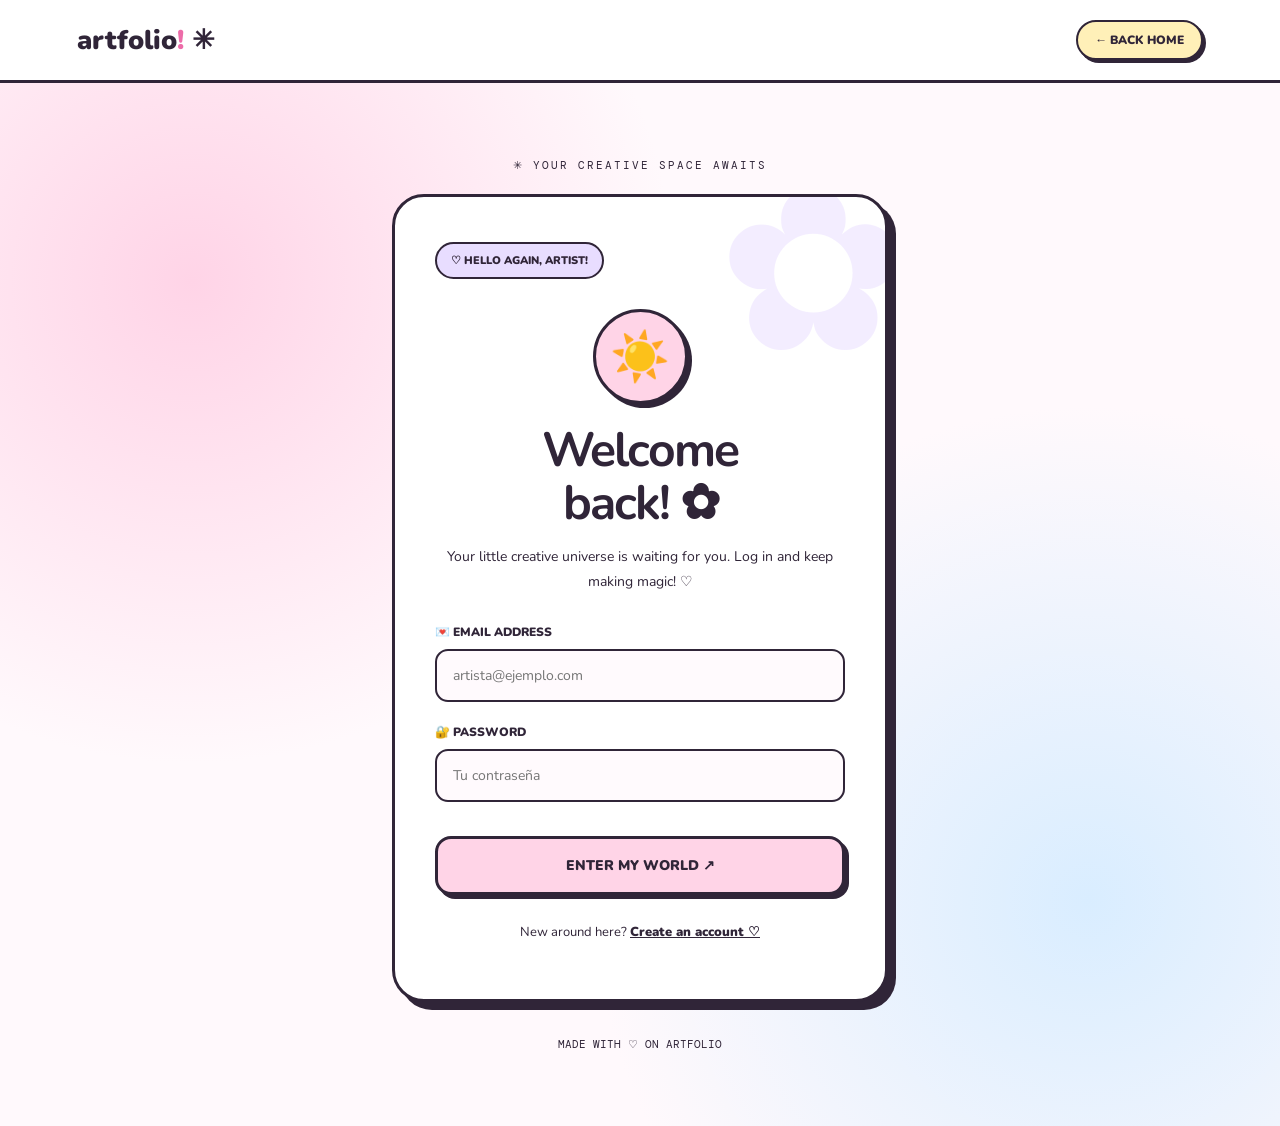
<file: src/main/webapp/login.html>
<!DOCTYPE html>
<html lang="es">
<head>
    <meta charset="UTF-8">
    <meta name="viewport" content="width=device-width, initial-scale=1.0">

    <title>Welcome Back ♡ | Artfolio</title>

    <link rel="preconnect"
          href="https://fonts.googleapis.com">

    <link rel="preconnect"
          href="https://fonts.gstatic.com"
          crossorigin>

    <link href="https://fonts.googleapis.com/css2?family=DM+Mono:wght@400;500&family=Nunito:wght@400;600;700;800;900&display=swap"
          rel="stylesheet">

    <style>
        :root {
            --ink: #302538;
            --pink: #ffd4e7;
            --purple: #e8ddff;
            --yellow: #fff0b8;
            --blue: #d9edff;
        }

        * {
            box-sizing: border-box;
        }

        body {
            margin: 0;
            min-height: 100vh;
            background:
                radial-gradient(
                    circle at 15% 25%,
                    #ffd4e7 0,
                    transparent 35%
                ),
                radial-gradient(
                    circle at 85% 80%,
                    #d9edff 0,
                    transparent 35%
                ),
                #fff9fc;
            color: var(--ink);
            font-family: "Nunito", sans-serif;
        }

        .topbar {
            display: flex;
            justify-content: space-between;
            align-items: center;
            gap: 15px;
            padding: 20px 6%;
            background: white;
            border-bottom: 3px solid var(--ink);
        }

        .logo {
            color: var(--ink);
            font-size: 27px;
            font-weight: 900;
            text-decoration: none;
        }

        .logo span {
            color: #ed6ca9;
        }

        .back {
            padding: 10px 17px;
            background: var(--yellow);
            border: 2px solid var(--ink);
            border-radius: 30px;
            box-shadow: 3px 3px 0 var(--ink);
            color: var(--ink);
            font-size: 12px;
            font-weight: 900;
            text-decoration: none;
        }

        .container {
            max-width: 540px;
            margin: 75px auto;
            padding: 0 22px;
        }

        .eyebrow {
            display: block;
            margin-bottom: 22px;
            font-family: "DM Mono", monospace;
            font-size: 11px;
            letter-spacing: 2px;
            text-align: center;
        }

        .card {
            position: relative;
            padding: 45px 40px;
            background: white;
            border: 3px solid var(--ink);
            border-radius: 32px;
            box-shadow: 8px 8px 0 var(--ink);
            overflow: hidden;
        }

        .card::before {
            content: "✿";
            position: absolute;
            top: -80px;
            right: -25px;
            font-size: 230px;
            color: #e8ddff88;
            pointer-events: none;
        }

        .content {
            position: relative;
            z-index: 1;
        }

        .tag {
            display: inline-block;
            padding: 9px 14px;
            background: var(--purple);
            border: 2px solid var(--ink);
            border-radius: 30px;
            font-size: 11px;
            font-weight: 900;
        }

        .avatar {
            display: flex;
            align-items: center;
            justify-content: center;
            width: 95px;
            height: 95px;
            margin: 30px auto 15px;
            background: var(--pink);
            border: 3px solid var(--ink);
            border-radius: 50%;
            box-shadow: 4px 4px 0 var(--ink);
            font-size: 48px;
        }

        h1 {
            margin: 20px 0 12px;
            font-size: clamp(35px, 7vw, 48px);
            line-height: 1.1;
            letter-spacing: -2px;
            text-align: center;
        }

        .description {
            margin-bottom: 30px;
            font-size: 14px;
            line-height: 1.8;
            text-align: center;
        }

        .form-group {
            margin-bottom: 22px;
        }

        label {
            display: block;
            margin-bottom: 9px;
            font-size: 12px;
            font-weight: 900;
        }

        input {
            display: block;
            width: 100%;
            padding: 15px 16px;
            background: #fffafd;
            border: 2px solid var(--ink);
            border-radius: 13px;
            color: var(--ink);
            font-family: inherit;
            font-size: 14px;
        }

        input:focus {
            outline: 3px solid var(--purple);
            outline-offset: 2px;
        }

        .submit-button {
            width: 100%;
            margin-top: 12px;
            padding: 17px;
            background: var(--pink);
            border: 3px solid var(--ink);
            border-radius: 16px;
            box-shadow: 4px 4px 0 var(--ink);
            color: var(--ink);
            font-family: inherit;
            font-size: 14px;
            font-weight: 900;
            cursor: pointer;
        }

        .submit-button:hover {
            background: var(--yellow);
        }

        .submit-button:disabled {
            opacity: 0.6;
            cursor: wait;
        }

        .message {
            margin-top: 20px;
            padding: 15px;
            border: 2px solid var(--ink);
            border-radius: 14px;
            font-size: 13px;
            line-height: 1.7;
        }

        .message.success {
            background: #d8f5dc;
        }

        .message.error {
            background: var(--pink);
        }

        .register-link {
            margin-top: 28px;
            font-size: 13px;
            text-align: center;
        }

        .register-link a {
            color: var(--ink);
            font-weight: 900;
        }

        .footer {
            margin: 35px 0;
            font-family: "DM Mono", monospace;
            font-size: 11px;
            text-align: center;
        }

        @media (max-width: 500px) {
            .card {
                padding: 30px 22px;
            }

            .container {
                margin-top: 35px;
            }

            .topbar {
                flex-wrap: wrap;
            }
        }
    </style>
</head>

<body>

    <header class="topbar">

        <a href="index.html" class="logo">
            artfolio<span>!</span> ✳
        </a>

        <a href="index.html" class="back">
            ← BACK HOME
        </a>

    </header>

    <main class="container">

        <span class="eyebrow">
            ✳ YOUR CREATIVE SPACE AWAITS
        </span>

        <section class="card">

            <div class="content">

                <span class="tag">
                    ♡ HELLO AGAIN, ARTIST!
                </span>

                <div class="avatar">
                    ☀️
                </div>

                <h1>
                    Welcome<br>back! ✿
                </h1>

                <p class="description">
                    Your little creative universe
                    is waiting for you.
                    Log in and keep making magic! ♡
                </p>

                <form id="loginForm"
                      action="login"
                      method="POST">

                    <div class="form-group">

                        <label for="correo">
                            💌 EMAIL ADDRESS
                        </label>

                        <input type="email"
                               id="correo"
                               name="correo"
                               placeholder="artista@ejemplo.com"
                               maxlength="255"
                               autocomplete="email"
                               required>

                    </div>

                    <div class="form-group">

                        <label for="password">
                            🔐 PASSWORD
                        </label>

                        <input type="password"
                               id="password"
                               name="password"
                               placeholder="Tu contraseña"
                               maxlength="128"
                               autocomplete="current-password"
                               required>

                    </div>

                    <button type="submit"
                            id="submitButton"
                            class="submit-button">
                        ENTER MY WORLD ↗
                    </button>

                </form>

                <div id="mensaje"
                     class="message"
                     role="status"
                     aria-live="polite"
                     hidden>
                </div>

                <p class="register-link">
                    New around here?
                    <a href="registro.html">
                        Create an account ♡
                    </a>
                </p>

            </div>

        </section>

        <footer class="footer">
            MADE WITH ♡ ON ARTFOLIO
        </footer>

    </main>

    <script>
        document.addEventListener(
            "DOMContentLoaded",
            function () {

                "use strict";

                const form =
                    document.getElementById("loginForm");

                const message =
                    document.getElementById("mensaje");

                const button =
                    document.getElementById("submitButton");

                const dashboardUrl =
                    new URL("admin/dashboard", document.baseURI);

                form.addEventListener(
                    "submit",
                    async function (event) {

                        event.preventDefault();

                        message.hidden = true;
                        message.textContent = "";
                        message.className = "message";

                        button.disabled = true;
                        button.textContent =
                            "LOGGING IN... ♡";

                        try {

                            const data = new FormData(form);

                            const response = await fetch(
                                form.action,
                                {
                                    method: "POST",
                                    body: new URLSearchParams(data),
                                    credentials: "same-origin",
                                    redirect: "follow"
                                }
                            );

                            const result =
                                await response.text();

                            if (response.ok) {

                                message.textContent =
                                    "Welcome back! Redirecting... ♡";

                                message.className =
                                    "message success";

                                message.hidden = false;

                                window.location.assign(
                                    dashboardUrl.href
                                );

                                return;

                            } else {

                                message.textContent =
                                    result ||
                                    "No se pudo iniciar sesión.";

                                message.className =
                                    "message error";

                                message.hidden = false;
                            }

                        } catch (error) {

                            message.textContent =
                                "No se pudo conectar con el servidor.";

                            message.className =
                                "message error";

                            message.hidden = false;

                        } finally {

                            button.disabled = false;

                            button.textContent =
                                "ENTER MY WORLD ↗";
                        }
                    }
                );

            }
        );
    </script>

</body>
</html>
</file>
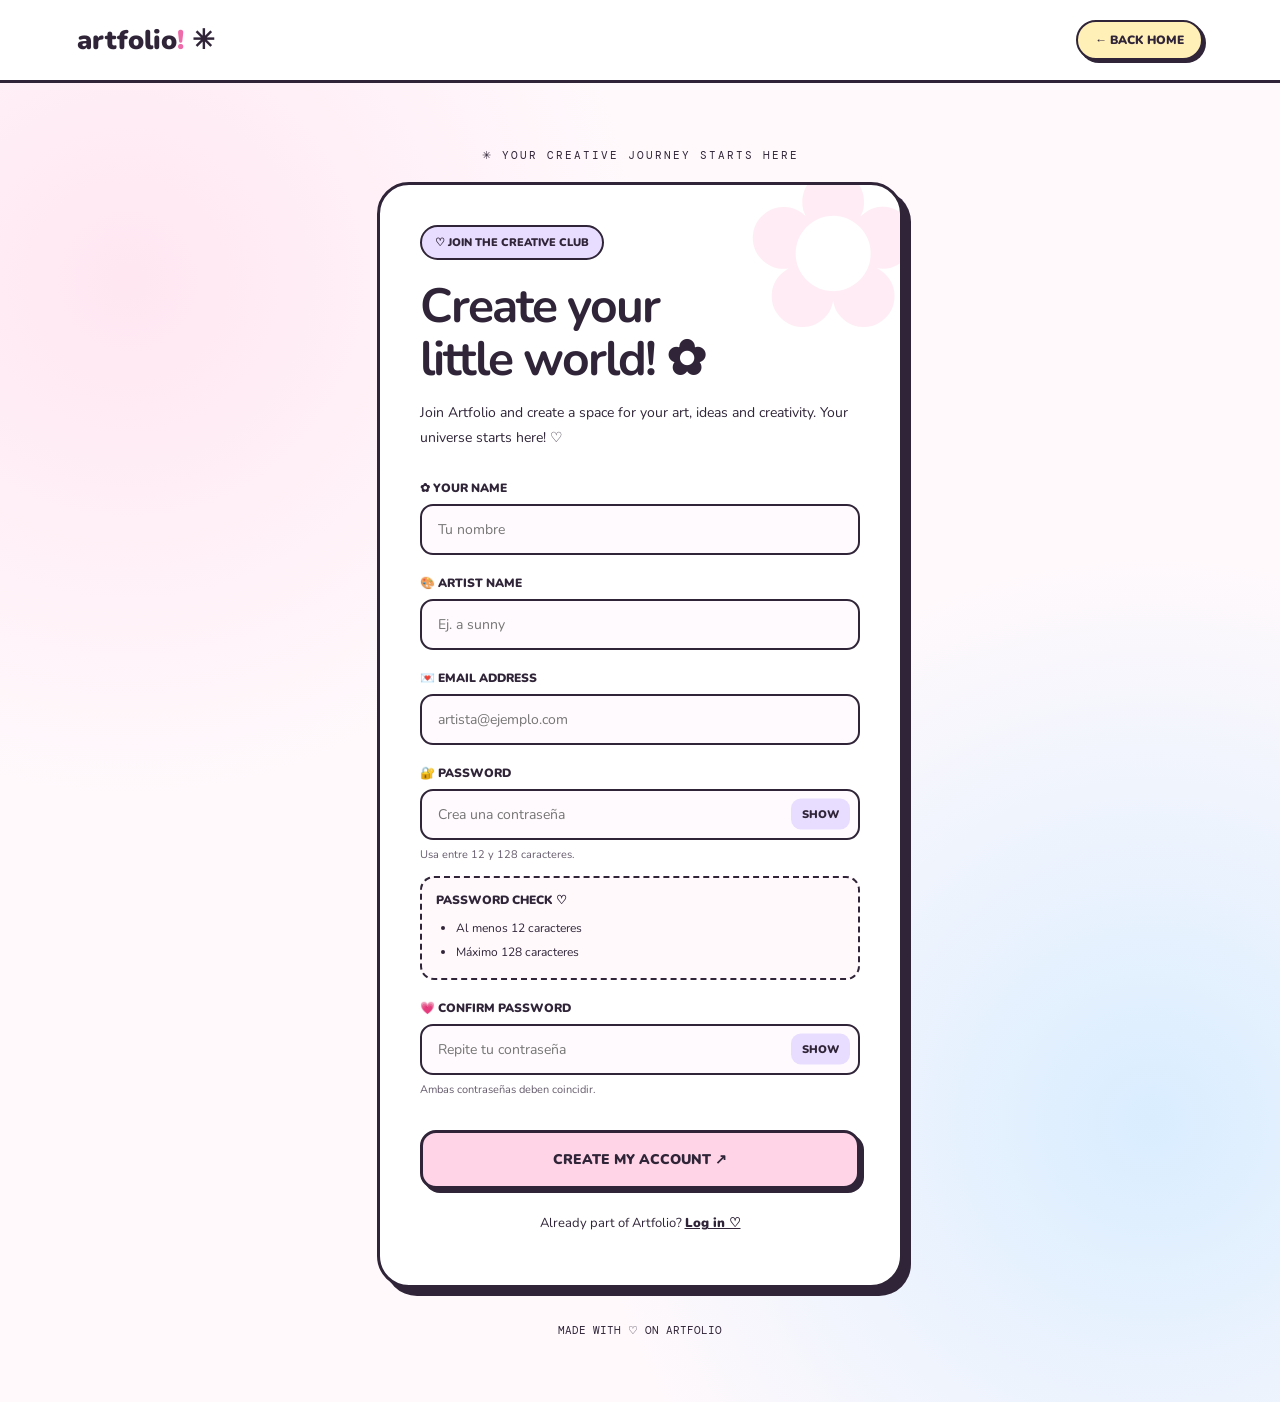
<file: src/main/webapp/registro.html>
<!DOCTYPE html>
<html lang="es">
<head>
    <meta charset="UTF-8">
    <meta name="viewport"
          content="width=device-width, initial-scale=1.0">

    <meta name="theme-color" content="#fff9fc">

    <meta name="description"
          content="Crea tu cuenta de artista y comienza tu universo creativo en Artfolio.">

    <title>Join Artfolio ♡ | Registro</title>

    <link rel="preconnect"
          href="https://fonts.googleapis.com">

    <link rel="preconnect"
          href="https://fonts.gstatic.com"
          crossorigin>

    <link href="https://fonts.googleapis.com/css2?family=DM+Mono:wght@400;500&family=Nunito:wght@400;600;700;800;900&display=swap"
          rel="stylesheet">

    <style>
        :root {
            --ink: #302538;
            --pink: #ffd4e7;
            --purple: #e8ddff;
            --yellow: #fff0b8;
            --blue: #d9edff;
            --green: #d8f5dc;
        }

        * {
            box-sizing: border-box;
        }

        body {
            margin: 0;
            min-height: 100vh;
            background:
                radial-gradient(circle at 10% 20%,
                    #ffd4e780 0, transparent 32%),
                radial-gradient(circle at 90% 80%,
                    #d9edff 0, transparent 35%),
                #fff9fc;
            color: var(--ink);
            font-family: "Nunito", sans-serif;
        }

        .topbar {
            display: flex;
            justify-content: space-between;
            align-items: center;
            gap: 12px;
            padding: 20px 6%;
            background: white;
            border-bottom: 3px solid var(--ink);
        }

        .logo {
            color: var(--ink);
            font-size: 27px;
            font-weight: 900;
            text-decoration: none;
        }

        .logo span {
            color: #ed6ca9;
        }

        .back {
            padding: 10px 17px;
            background: var(--yellow);
            border: 2px solid var(--ink);
            border-radius: 30px;
            box-shadow: 3px 3px 0 var(--ink);
            color: var(--ink);
            font-size: 12px;
            font-weight: 900;
            text-decoration: none;
        }

        .container {
            max-width: 570px;
            margin: 65px auto;
            padding: 0 22px;
        }

        .eyebrow {
            display: block;
            margin-bottom: 20px;
            font-family: "DM Mono", monospace;
            font-size: 11px;
            letter-spacing: 2px;
            text-align: center;
        }

        .card {
            position: relative;
            padding: 40px;
            background: white;
            border: 3px solid var(--ink);
            border-radius: 32px;
            box-shadow: 8px 8px 0 var(--ink);
            overflow: hidden;
        }

        .card::before {
            content: "✿";
            position: absolute;
            top: -80px;
            right: -25px;
            font-size: 220px;
            color: #ffd4e770;
            pointer-events: none;
        }

        .card-content {
            position: relative;
            z-index: 1;
        }

        .tag {
            display: inline-block;
            padding: 8px 13px;
            background: var(--purple);
            border: 2px solid var(--ink);
            border-radius: 30px;
            font-size: 11px;
            font-weight: 900;
        }

        h1 {
            margin: 20px 0 12px;
            font-size: clamp(35px, 7vw, 48px);
            line-height: 1.1;
            letter-spacing: -2px;
        }

        .description {
            margin-bottom: 30px;
            font-size: 14px;
            line-height: 1.8;
        }

        .form-group {
            margin-bottom: 20px;
        }

        label {
            display: block;
            margin-bottom: 8px;
            font-size: 12px;
            font-weight: 900;
        }

        input {
            display: block;
            width: 100%;
            padding: 14px 16px;
            background: #fffafd;
            border: 2px solid var(--ink);
            border-radius: 13px;
            color: var(--ink);
            font-family: inherit;
            font-size: 14px;
        }

        input:focus {
            outline: 3px solid var(--purple);
            outline-offset: 2px;
        }

        .hint {
            display: block;
            margin-top: 6px;
            font-size: 11px;
            color: #665c6d;
            line-height: 1.6;
        }

        .password-wrapper {
            position: relative;
        }

        .password-wrapper input {
            padding-right: 90px;
        }

        .toggle-password {
            position: absolute;
            top: 50%;
            right: 10px;
            transform: translateY(-50%);
            border: none;
            background: var(--purple);
            border-radius: 10px;
            padding: 8px 11px;
            color: var(--ink);
            font-family: inherit;
            font-size: 11px;
            font-weight: 900;
            cursor: pointer;
        }

        .password-rules {
            margin-top: 12px;
            padding: 14px;
            background: #fff9fc;
            border: 2px dashed var(--ink);
            border-radius: 14px;
        }

        .password-rules p {
            margin: 0 0 8px;
            font-size: 12px;
            font-weight: 900;
        }

        .password-rules ul {
            margin: 0;
            padding-left: 20px;
            font-size: 12px;
            line-height: 2;
        }

        .rule-valid {
            color: #246b3d;
            font-weight: 900;
        }

        .submit-button {
            width: 100%;
            margin-top: 12px;
            padding: 17px;
            background: var(--pink);
            border: 3px solid var(--ink);
            border-radius: 16px;
            box-shadow: 4px 4px 0 var(--ink);
            color: var(--ink);
            font-family: inherit;
            font-size: 14px;
            font-weight: 900;
            cursor: pointer;
        }

        .submit-button:hover {
            background: var(--yellow);
        }

        .submit-button:disabled {
            opacity: .6;
            cursor: wait;
        }

        .message {
            margin-top: 20px;
            padding: 15px;
            border: 2px solid var(--ink);
            border-radius: 14px;
            font-size: 13px;
            line-height: 1.7;
            white-space: pre-wrap;
            overflow-wrap: anywhere;
        }

        .message.success {
            background: var(--green);
        }

        .message.error {
            background: var(--pink);
        }

        .login-link {
            margin-top: 25px;
            text-align: center;
            font-size: 13px;
        }

        .login-link a {
            color: var(--ink);
            font-weight: 900;
        }

        .footer {
            margin: 35px 0;
            font-family: "DM Mono", monospace;
            font-size: 11px;
            text-align: center;
        }

        .success-actions {
            margin-top: 15px;
        }

        .success-actions a {
            display: inline-block;
            padding: 12px 18px;
            background: var(--yellow);
            border: 2px solid var(--ink);
            border-radius: 20px;
            color: var(--ink);
            font-size: 12px;
            font-weight: 900;
            text-decoration: none;
            box-shadow: 3px 3px 0 var(--ink);
        }

        @media (max-width: 500px) {
            .card {
                padding: 28px 20px;
            }

            .container {
                margin-top: 35px;
            }

            .topbar {
                flex-wrap: wrap;
            }
        }

        @media (prefers-reduced-motion: reduce) {
            *,
            *::before,
            *::after {
                scroll-behavior: auto !important;
            }
        }
    </style>
</head>

<body>

    <!-- HEADER -->

    <header class="topbar">

        <a href="index.html" class="logo">
            artfolio<span>!</span> ✳
        </a>

        <a href="index.html" class="back">
            ← BACK HOME
        </a>

    </header>

    <main class="container">

        <span class="eyebrow">
            ✳ YOUR CREATIVE JOURNEY STARTS HERE
        </span>

        <section class="card">

            <div class="card-content">

                <span class="tag">
                    ♡ JOIN THE CREATIVE CLUB
                </span>

                <h1>
                    Create your<br>
                    little world! ✿
                </h1>

                <p class="description">
                    Join Artfolio and create a space
                    for your art, ideas and creativity.
                    Your universe starts here! ♡
                </p>

                <!-- REGISTRATION FORM -->

                <form id="registroForm"
                      action="registro"
                      method="POST">

                    <div class="form-group">

                        <label for="nombre">
                            ✿ YOUR NAME
                        </label>

                        <input type="text"
                               id="nombre"
                               name="nombre"
                               placeholder="Tu nombre"
                               minlength="2"
                               maxlength="100"
                               autocomplete="name"
                               required>

                    </div>

                    <div class="form-group">

                        <label for="nombreArtistico">
                            🎨 ARTIST NAME
                        </label>

                        <input type="text"
                               id="nombreArtistico"
                               name="nombreArtistico"
                               placeholder="Ej. a sunny"
                               minlength="2"
                               maxlength="100"
                               required>

                    </div>

                    <div class="form-group">

                        <label for="correo">
                            💌 EMAIL ADDRESS
                        </label>

                        <input type="email"
                               id="correo"
                               name="correo"
                               placeholder="artista@ejemplo.com"
                               maxlength="255"
                               autocomplete="email"
                               required>

                    </div>

                    <div class="form-group">

                        <label for="password">
                            🔐 PASSWORD
                        </label>

                        <div class="password-wrapper">

                            <input type="password"
                                   id="password"
                                   name="password"
                                   placeholder="Crea una contraseña"
                                   minlength="12"
                                   maxlength="128"
                                   autocomplete="new-password"
                                   aria-describedby="passwordHint passwordRules"
                                   required>

                            <button type="button"
                                    class="toggle-password"
                                    data-target="password"
                                    aria-label="Mostrar contraseña"
                                    aria-pressed="false">
                                SHOW
                            </button>

                        </div>

                        <span class="hint" id="passwordHint">
                            Usa entre 12 y 128 caracteres.
                        </span>

                        <div class="password-rules"
                             id="passwordRules">

                            <p>PASSWORD CHECK ♡</p>

                            <ul>
                                <li id="ruleLength">
                                    Al menos 12 caracteres
                                </li>

                                <li id="ruleMax">
                                    Máximo 128 caracteres
                                </li>

                            </ul>

                        </div>

                    </div>

                    <div class="form-group">

                        <label for="confirmarPassword">
                            💗 CONFIRM PASSWORD
                        </label>

                        <div class="password-wrapper">

                            <input type="password"
                                   id="confirmarPassword"
                                   name="confirmarPassword"
                                   placeholder="Repite tu contraseña"
                                   minlength="12"
                                   maxlength="128"
                                   autocomplete="new-password"
                                   required>

                            <button type="button"
                                    class="toggle-password"
                                    data-target="confirmarPassword"
                                    aria-label="Mostrar confirmación"
                                    aria-pressed="false">
                                SHOW
                            </button>

                        </div>

                        <span class="hint" id="confirmHint">
                            Ambas contraseñas deben coincidir.
                        </span>

                    </div>

                    <button type="submit"
                            class="submit-button"
                            id="submitButton">
                        CREATE MY ACCOUNT ↗
                    </button>

                </form>

                <!-- SERVER RESPONSE -->

                <div id="mensaje"
                     class="message"
                     role="status"
                     aria-live="polite"
                     hidden>
                </div>

                <div id="successActions"
                     class="success-actions"
                     hidden>

                    <a href="login.html">
                        CONTINUE TO LOGIN ↗
                    </a>

                </div>

                <p class="login-link">
                    Already part of Artfolio?
                    <a href="login.html">
                        Log in ♡
                    </a>
                </p>

            </div>

        </section>

        <footer class="footer">
            MADE WITH ♡ ON ARTFOLIO
        </footer>

    </main>

    <!-- REGISTRATION SCRIPT -->

    <script>
        document.addEventListener(
            "DOMContentLoaded",
            function () {

                "use strict";

                const form =
                    document.getElementById("registroForm");

                const message =
                    document.getElementById("mensaje");

                const button =
                    document.getElementById("submitButton");

                const passwordInput =
                    document.getElementById("password");

                const confirmInput =
                    document.getElementById("confirmarPassword");

                const confirmHint =
                    document.getElementById("confirmHint");

                const successActions =
                    document.getElementById("successActions");

                const ruleLength =
                    document.getElementById("ruleLength");

                const ruleMax =
                    document.getElementById("ruleMax");

                // PASSWORD VISIBILITY

                document.querySelectorAll(
                    ".toggle-password"
                ).forEach(function (toggle) {

                    toggle.addEventListener(
                        "click",
                        function () {

                            const target =
                                document.getElementById(
                                    toggle.dataset.target
                                );

                            if (!target) {
                                return;
                            }

                            const visible =
                                target.type === "password";

                            target.type =
                                visible ? "text" : "password";

                            toggle.textContent =
                                visible ? "HIDE" : "SHOW";

                            toggle.setAttribute(
                                "aria-pressed",
                                String(visible)
                            );

                            toggle.setAttribute(
                                "aria-label",
                                visible
                                    ? "Ocultar contraseña"
                                    : "Mostrar contraseña"
                            );
                        }
                    );
                });

                // PASSWORD VALIDATION

                function validatePassword() {

                    const password =
                        passwordInput.value;

                    const lengthValid =
                        password.length >= 12;

                    const maxValid =
                        password.length <= 128;

                    ruleLength.classList.toggle(
                        "rule-valid",
                        lengthValid
                    );

                    ruleMax.classList.toggle(
                        "rule-valid",
                        maxValid
                    );

                    return lengthValid && maxValid;
                }

                function validateConfirmation() {

                    const password =
                        passwordInput.value;

                    const confirmation =
                        confirmInput.value;

                    if (!confirmation) {

                        confirmHint.textContent =
                            "Ambas contraseñas deben coincidir.";

                        confirmHint.style.color =
                            "#665c6d";

                        return false;
                    }

                    const matches =
                        password === confirmation;

                    confirmHint.textContent =
                        matches
                            ? "✓ Las contraseñas coinciden."
                            : "✕ Las contraseñas no coinciden.";

                    confirmHint.style.color =
                        matches
                            ? "#246b3d"
                            : "#b02b52";

                    return matches;
                }

                passwordInput.addEventListener(
                    "input",
                    function () {
                        validatePassword();
                        validateConfirmation();
                    }
                );

                confirmInput.addEventListener(
                    "input",
                    validateConfirmation
                );

                // MESSAGES

                function showMessage(text, success) {

                    message.textContent = text;

                    message.className =
                        "message " +
                        (success ? "success" : "error");

                    message.hidden = false;
                }

                // FORM SUBMISSION

                form.addEventListener(
                    "submit",
                    async function (event) {

                        event.preventDefault();

                        message.hidden = true;
                        message.textContent = "";
                        message.className = "message";
                        successActions.hidden = true;

                        const passwordValid =
                            validatePassword();

                        const confirmationValid =
                            validateConfirmation();

                        if (!form.reportValidity()) {
                            return;
                        }

                        if (!passwordValid) {

                            showMessage(
                                "La contraseña debe tener entre 12 y 128 caracteres.",
                                false
                            );

                            return;
                        }

                        if (!confirmationValid) {

                            showMessage(
                                "Las contraseñas no coinciden.",
                                false
                            );

                            return;
                        }

                        button.disabled = true;

                        button.textContent =
                            "CREATING ACCOUNT... ♡";

                        try {

                            const data =
                                new FormData(form);

                            const response =
                                await fetch(
                                    form.action,
                                    {
                                        method: "POST",
                                        body: new URLSearchParams(data),
                                        credentials: "same-origin",
                                        headers: {
                                            "Accept": "text/plain"
                                        },
                                        redirect: "manual"
                                    }
                                );

                            if (response.type === "opaqueredirect") {
                                throw new Error(
                                    "El servidor devolvió una redirección que no se puede verificar."
                                );
                            }

                            const result =
                                await response.text();

                            if (response.redirected) {
                                throw new Error(
                                    "El servidor devolvió una redirección inesperada."
                                );
                            }

                            if (response.ok) {

                                showMessage(
                                    result.trim() ||
                                    "¡Cuenta creada correctamente! Ya puedes iniciar sesión. ♡",
                                    true
                                );

                                form.reset();

                                ruleLength.classList.remove(
                                    "rule-valid"
                                );

                                ruleMax.classList.remove(
                                    "rule-valid"
                                );

                                confirmHint.textContent =
                                    "Ambas contraseñas deben coincidir.";

                                confirmHint.style.color =
                                    "#665c6d";

                                successActions.hidden = false;

                            } else {

                                showMessage(
                                    result.trim() ||
                                    "No se pudo crear la cuenta. Revisa tus datos.",
                                    false
                                );
                            }

                        } catch (error) {

                            showMessage(
                                "No se pudo completar el registro. Verifica que el servidor esté disponible e inténtalo nuevamente.",
                                false
                            );

                        } finally {

                            button.disabled = false;

                            button.textContent =
                                "CREATE MY ACCOUNT ↗";
                        }
                    }
                );

            }
        );
    </script>

</body>
</html>
</file>
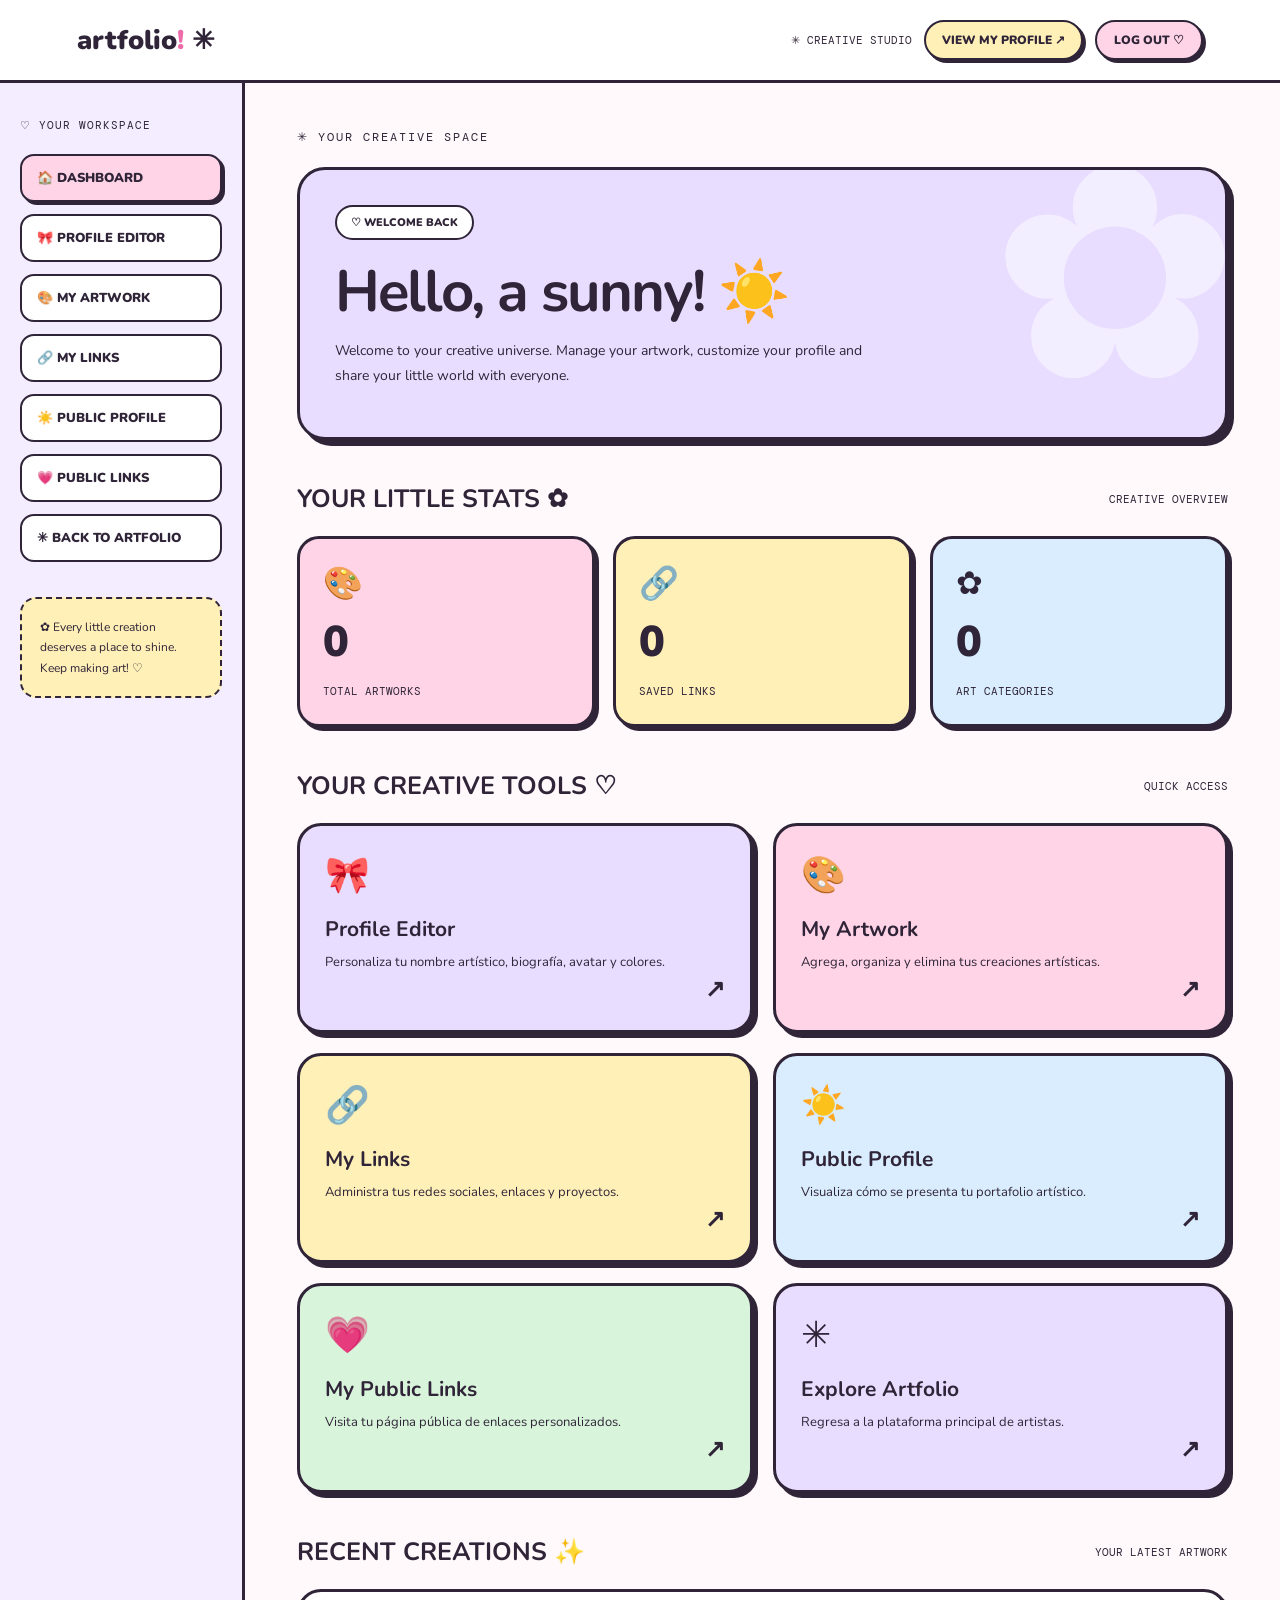
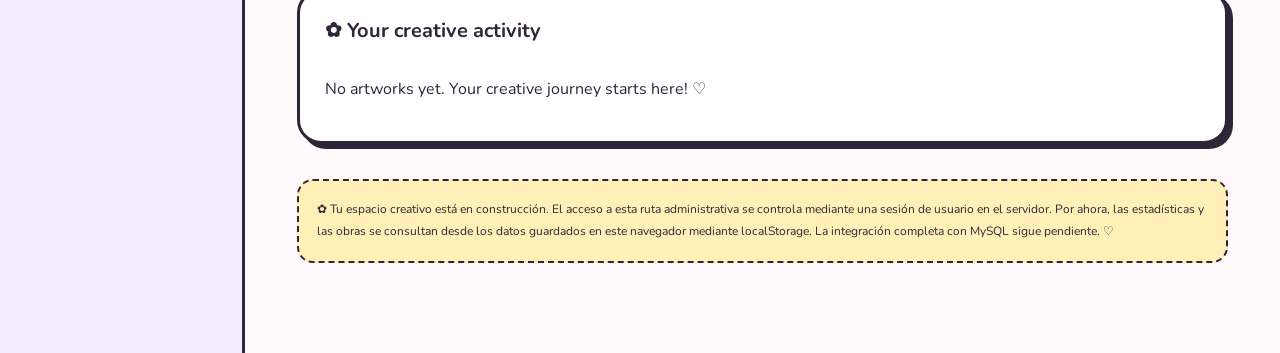
<file: src/main/webapp/WEB-INF/views/admin/dashboard.html>
<!DOCTYPE html>
<html lang="es">
<head>
    <meta charset="UTF-8">
    <meta name="viewport"
          content="width=device-width, initial-scale=1.0">

    <title>Creative Dashboard ♡ | Artfolio</title>

    <link rel="preconnect"
          href="https://fonts.googleapis.com">

    <link rel="preconnect"
          href="https://fonts.gstatic.com"
          crossorigin>

    <link href="https://fonts.googleapis.com/css2?family=DM+Mono:wght@400;500&family=Nunito:wght@400;600;700;800;900&display=swap"
          rel="stylesheet">

    <style>
        :root {
            --ink: #302538;
            --pink: #ffd4e7;
            --purple: #e8ddff;
            --yellow: #fff0b8;
            --blue: #d9edff;
            --green: #d8f5dc;
            --paper: #fff9fc;
        }

        * {
            box-sizing: border-box;
        }

        body {
            margin: 0;
            background: var(--paper);
            color: var(--ink);
            font-family: "Nunito", sans-serif;
        }

        a {
            color: inherit;
        }

        .topbar {
            display: flex;
            justify-content: space-between;
            align-items: center;
            flex-wrap: wrap;
            gap: 15px;
            padding: 20px 6%;
            background: white;
            border-bottom: 3px solid var(--ink);
        }

        .logo {
            font-size: 27px;
            font-weight: 900;
            text-decoration: none;
        }

        .logo span {
            color: #ed6ca9;
        }

        .topbar-right {
            display: flex;
            align-items: center;
            gap: 12px;
            flex-wrap: wrap;
        }

        .topbar-label {
            font-family: "DM Mono", monospace;
            font-size: 11px;
        }

        .topbar-link {
            padding: 10px 16px;
            background: var(--yellow);
            border: 2px solid var(--ink);
            border-radius: 30px;
            text-decoration: none;
            font-size: 12px;
            font-weight: 900;
            box-shadow: 3px 3px 0 var(--ink);
        }

        .logout-button {
            padding: 10px 17px;
            background: var(--pink);
            border: 2px solid var(--ink);
            border-radius: 30px;
            box-shadow: 3px 3px 0 var(--ink);
            color: var(--ink);
            font-family: "Nunito", sans-serif;
            font-size: 12px;
            font-weight: 900;
            cursor: pointer;
            transition: transform 0.2s,
                        background 0.2s;
        }

        .logout-button:hover {
            background: var(--yellow);
            transform: translateY(-2px);
        }

        .logout-button:focus-visible,
        a:focus-visible {
            outline: 3px solid #8c64ce;
            outline-offset: 4px;
        }

        .layout {
            display: grid;
            grid-template-columns: 245px minmax(0, 1fr);
            min-height: calc(100vh - 82px);
        }

        .sidebar {
            padding: 35px 20px;
            background: #f4edff;
            border-right: 3px solid var(--ink);
        }

        .sidebar-title {
            margin: 0 0 22px;
            font-family: "DM Mono", monospace;
            font-size: 11px;
            letter-spacing: 1px;
        }

        .sidebar-nav {
            display: flex;
            flex-direction: column;
            gap: 12px;
        }

        .nav-link {
            display: block;
            padding: 13px 15px;
            background: white;
            border: 2px solid var(--ink);
            border-radius: 14px;
            text-decoration: none;
            font-size: 13px;
            font-weight: 900;
            transition: transform 0.2s;
        }

        .nav-link:hover {
            transform: translateX(4px);
        }

        .nav-link.active {
            background: var(--pink);
            box-shadow: 3px 3px 0 var(--ink);
        }

        .sidebar-note {
            margin-top: 35px;
            padding: 18px;
            background: var(--yellow);
            border: 2px dashed var(--ink);
            border-radius: 16px;
            font-size: 12px;
            line-height: 1.7;
        }

        .main {
            min-width: 0;
            padding: 42px 5% 90px;
        }

        .eyebrow {
            font-family: "DM Mono", monospace;
            font-size: 12px;
            letter-spacing: 2px;
        }

        .welcome {
            position: relative;
            margin-top: 20px;
            padding: 35px;
            background: var(--purple);
            border: 3px solid var(--ink);
            border-radius: 28px;
            box-shadow: 6px 6px 0 var(--ink);
            overflow: hidden;
        }

        .welcome-content {
            position: relative;
            z-index: 1;
        }

        .welcome::after {
            content: "✿";
            position: absolute;
            top: -95px;
            right: -15px;
            font-size: 300px;
            color: #ffffff80;
            pointer-events: none;
        }

        .welcome-tag {
            display: inline-block;
            padding: 8px 14px;
            background: white;
            border: 2px solid var(--ink);
            border-radius: 30px;
            font-size: 11px;
            font-weight: 900;
        }

        .welcome h1 {
            font-size: clamp(35px, 5vw, 58px);
            line-height: 1.1;
            letter-spacing: -2px;
            margin: 20px 0 12px;
            overflow-wrap: anywhere;
        }

        .welcome p {
            max-width: 550px;
            line-height: 1.8;
            font-size: 14px;
        }

        .section-heading {
            display: flex;
            justify-content: space-between;
            align-items: center;
            flex-wrap: wrap;
            gap: 12px;
            margin: 42px 0 20px;
        }

        .section-heading h2 {
            margin: 0;
            font-size: 25px;
        }

        .section-heading span {
            font-family: "DM Mono", monospace;
            font-size: 11px;
        }

        .stats {
            display: grid;
            grid-template-columns: repeat(3, minmax(0, 1fr));
            gap: 18px;
        }

        .stat-card {
            padding: 23px;
            border: 3px solid var(--ink);
            border-radius: 22px;
            box-shadow: 4px 4px 0 var(--ink);
        }

        .stat-card.pink {
            background: var(--pink);
        }

        .stat-card.yellow {
            background: var(--yellow);
        }

        .stat-card.blue {
            background: var(--blue);
        }

        .stat-icon {
            font-size: 32px;
        }

        .stat-number {
            display: block;
            font-size: 43px;
            font-weight: 900;
            margin: 8px 0;
        }

        .stat-label {
            font-family: "DM Mono", monospace;
            font-size: 11px;
        }

        .tools {
            display: grid;
            grid-template-columns: repeat(2, minmax(0, 1fr));
            gap: 20px;
        }

        .tool-card {
            display: flex;
            flex-direction: column;
            align-items: flex-start;
            min-height: 210px;
            padding: 25px;
            border: 3px solid var(--ink);
            border-radius: 24px;
            box-shadow: 5px 5px 0 var(--ink);
            text-decoration: none;
            transition: transform 0.2s;
        }

        .tool-card:hover {
            transform: translateY(-5px);
        }

        .tool-card.purple {
            background: var(--purple);
        }

        .tool-card.pink {
            background: var(--pink);
        }

        .tool-card.yellow {
            background: var(--yellow);
        }

        .tool-card.blue {
            background: var(--blue);
        }

        .tool-card.green {
            background: var(--green);
        }

        .tool-icon {
            font-size: 36px;
        }

        .tool-card h3 {
            margin: 15px 0 8px;
            font-size: 21px;
        }

        .tool-card p {
            margin: 0;
            font-size: 13px;
            line-height: 1.7;
        }

        .tool-arrow {
            margin-top: auto;
            align-self: flex-end;
            font-size: 24px;
            font-weight: 900;
        }

        .activity {
            padding: 25px;
            background: white;
            border: 3px solid var(--ink);
            border-radius: 24px;
            box-shadow: 5px 5px 0 var(--ink);
        }

        .activity h3 {
            margin: 0 0 18px;
            font-size: 20px;
        }

        .activity-list {
            display: flex;
            flex-direction: column;
            gap: 12px;
        }

        .activity-item {
            display: flex;
            justify-content: space-between;
            align-items: center;
            gap: 15px;
            flex-wrap: wrap;
            padding: 14px;
            background: #fff9fc;
            border: 2px solid var(--ink);
            border-radius: 14px;
        }

        .activity-item strong {
            font-size: 13px;
            overflow-wrap: anywhere;
        }

        .activity-item span {
            font-family: "DM Mono", monospace;
            font-size: 10px;
        }

        .notice {
            margin-top: 35px;
            padding: 18px;
            background: var(--yellow);
            border: 2px dashed var(--ink);
            border-radius: 16px;
            font-size: 12px;
            line-height: 1.8;
        }

        @media (max-width: 1000px) {
            .layout {
                grid-template-columns: 1fr;
            }

            .sidebar {
                border-right: none;
                border-bottom: 3px solid var(--ink);
            }

            .sidebar-nav {
                flex-direction: row;
                flex-wrap: wrap;
            }
        }

        @media (max-width: 650px) {
            .stats {
                grid-template-columns: 1fr;
            }

            .tools {
                grid-template-columns: 1fr;
            }

            .welcome {
                padding: 25px;
            }

            .main {
                padding: 30px 22px 70px;
            }
        }

        @media (prefers-reduced-motion: reduce) {
            .tool-card,
            .nav-link,
            .logout-button {
                transition: none;
            }
        }
    </style>
</head>

<body>

    <!-- HEADER -->

    <header class="topbar">

        <a href="../index.html" class="logo">
            artfolio<span>!</span> ✳
        </a>

        <div class="topbar-right">

            <span class="topbar-label">
                ✳ CREATIVE STUDIO
            </span>

            <a href="../artista.html"
               class="topbar-link">
                VIEW MY PROFILE ↗
            </a>

            <form action="../logout"
                  method="POST"
                  aria-label="Cerrar sesión"
                  style="margin:0;">

                <button type="submit"
                        class="logout-button">
                    LOG OUT ♡
                </button>

            </form>

        </div>

    </header>

    <div class="layout">

        <!-- SIDEBAR -->

        <aside class="sidebar">

            <p class="sidebar-title">
                ♡ YOUR WORKSPACE
            </p>

            <nav class="sidebar-nav"
                 aria-label="Navegación del administrador">

                <a href="../admin/dashboard"
                   class="nav-link active"
                   aria-current="page">
                    🏠 DASHBOARD
                </a>

                <a href="../admin/editor"
                   class="nav-link">
                    🎀 PROFILE EDITOR
                </a>

                <a href="../admin/mis-obras"
                   class="nav-link">
                    🎨 MY ARTWORK
                </a>

                <a href="../admin/mis-enlaces"
                   class="nav-link">
                    🔗 MY LINKS
                </a>

                <a href="../artista.html"
                   class="nav-link">
                    ☀️ PUBLIC PROFILE
                </a>

                <a href="../enlaces.html"
                   class="nav-link">
                    💗 PUBLIC LINKS
                </a>

                <a href="../index.html"
                   class="nav-link">
                    ✳ BACK TO ARTFOLIO
                </a>

            </nav>

            <div class="sidebar-note">
                ✿ Every little creation deserves
                a place to shine. Keep making art! ♡
            </div>

        </aside>

        <!-- MAIN CONTENT -->

        <main class="main">

            <span class="eyebrow">
                ✳ YOUR CREATIVE SPACE
            </span>

            <!-- WELCOME -->

            <section class="welcome">

                <div class="welcome-content">

                    <span class="welcome-tag">
                        ♡ WELCOME BACK
                    </span>

                    <h1>
                        Hello,
                        <span id="dashboardName">a sunny</span>!
                        ☀️
                    </h1>

                    <p>
                        Welcome to your creative universe.
                        Manage your artwork, customize your
                        profile and share your little world
                        with everyone.
                    </p>

                </div>

            </section>

            <!-- STATISTICS -->

            <div class="section-heading">
                <h2>YOUR LITTLE STATS ✿</h2>
                <span>CREATIVE OVERVIEW</span>
            </div>

            <section class="stats"
                     aria-label="Estadísticas del portafolio">

                <div class="stat-card pink">

                    <div class="stat-icon">🎨</div>

                    <span class="stat-number"
                          id="artworkCount">
                        0
                    </span>

                    <span class="stat-label">
                        TOTAL ARTWORKS
                    </span>

                </div>

                <div class="stat-card yellow">

                    <div class="stat-icon">🔗</div>

                    <span class="stat-number"
                          id="linkCount">
                        0
                    </span>

                    <span class="stat-label">
                        SAVED LINKS
                    </span>

                </div>

                <div class="stat-card blue">

                    <div class="stat-icon">✿</div>

                    <span class="stat-number"
                          id="categoryCount">
                        0
                    </span>

                    <span class="stat-label">
                        ART CATEGORIES
                    </span>

                </div>

            </section>

            <!-- CREATIVE TOOLS -->

            <div class="section-heading">
                <h2>YOUR CREATIVE TOOLS ♡</h2>
                <span>QUICK ACCESS</span>
            </div>

            <section class="tools"
                     aria-label="Herramientas del artista">

                <a href="../admin/editor"
                   class="tool-card purple">

                    <span class="tool-icon">🎀</span>

                    <h3>Profile Editor</h3>

                    <p>
                        Personaliza tu nombre artístico,
                        biografía, avatar y colores.
                    </p>

                    <span class="tool-arrow">↗</span>

                </a>

                <a href="../admin/mis-obras"
                   class="tool-card pink">

                    <span class="tool-icon">🎨</span>

                    <h3>My Artwork</h3>

                    <p>
                        Agrega, organiza y elimina
                        tus creaciones artísticas.
                    </p>

                    <span class="tool-arrow">↗</span>

                </a>

                <a href="../admin/mis-enlaces"
                   class="tool-card yellow">

                    <span class="tool-icon">🔗</span>

                    <h3>My Links</h3>

                    <p>
                        Administra tus redes sociales,
                        enlaces y proyectos.
                    </p>

                    <span class="tool-arrow">↗</span>

                </a>

                <a href="../artista.html"
                   class="tool-card blue">

                    <span class="tool-icon">☀️</span>

                    <h3>Public Profile</h3>

                    <p>
                        Visualiza cómo se presenta
                        tu portafolio artístico.
                    </p>

                    <span class="tool-arrow">↗</span>

                </a>

                <a href="../enlaces.html"
                   class="tool-card green">

                    <span class="tool-icon">💗</span>

                    <h3>My Public Links</h3>

                    <p>
                        Visita tu página pública
                        de enlaces personalizados.
                    </p>

                    <span class="tool-arrow">↗</span>

                </a>

                <a href="../index.html"
                   class="tool-card purple">

                    <span class="tool-icon">✳</span>

                    <h3>Explore Artfolio</h3>

                    <p>
                        Regresa a la plataforma
                        principal de artistas.
                    </p>

                    <span class="tool-arrow">↗</span>

                </a>

            </section>

            <!-- RECENT ARTWORK -->

            <div class="section-heading">
                <h2>RECENT CREATIONS ✨</h2>
                <span>YOUR LATEST ARTWORK</span>
            </div>

            <section class="activity">

                <h3>✿ Your creative activity</h3>

                <div id="recentArtworks"
                     class="activity-list"
                     aria-live="polite">
                </div>

            </section>

            <!-- NOTICE -->

            <div class="notice">
                ✿ Tu espacio creativo está en construcción.
                El acceso a esta ruta administrativa se
                controla mediante una sesión de usuario
                en el servidor.

                Por ahora, las estadísticas y las obras
                se consultan desde los datos guardados
                en este navegador mediante localStorage.

                La integración completa con MySQL
                sigue pendiente. ♡
            </div>

        </main>

    </div>

    <!-- JAVASCRIPT -->

    <script>
        document.addEventListener(
            "DOMContentLoaded",
            function () {

                "use strict";

                const PROFILE_KEY =
                    "artfolio_artist_design_v1";

                const ARTWORK_KEY =
                    "artfolio_artworks_v1";

                const LINKS_KEY =
                    "artfolio_links_v1";

                const CATEGORIES = [
                    "ilustracion",
                    "fotografia",
                    "digital",
                    "animacion",
                    "grafico"
                ];

                function readStorage(key, fallback) {

                    try {

                        const saved =
                            localStorage.getItem(key);

                        return saved === null
                            ? fallback
                            : JSON.parse(saved);

                    } catch (error) {

                        return fallback;
                    }
                }

                function loadProfile() {

                    const profile =
                        readStorage(PROFILE_KEY, null);

                    if (profile &&
                        typeof profile === "object" &&
                        typeof profile.name === "string") {

                        document.getElementById(
                            "dashboardName"
                        ).textContent =
                            profile.name.slice(0, 60) ||
                            "a sunny";
                    }
                }

                function loadStatistics() {

                    const savedArtworks =
                        readStorage(ARTWORK_KEY, []);

                    const savedLinks =
                        readStorage(LINKS_KEY, []);

                    const artworks =
                        Array.isArray(savedArtworks)
                            ? savedArtworks
                                .slice(0, 40)
                                .filter(function (art) {

                                    return art &&
                                        typeof art.title === "string" &&
                                        art.title.trim() !== "" &&
                                        CATEGORIES.includes(
                                            art.category
                                        );
                                })
                            : [];

                    const links =
                        Array.isArray(savedLinks)
                            ? savedLinks
                                .slice(0, 25)
                                .filter(function (link) {

                                    return link &&
                                        typeof link.title === "string" &&
                                        link.title.trim() !== "" &&
                                        typeof link.url === "string" &&
                                        link.url.startsWith("https://");
                                })
                            : [];

                    const categories =
                        new Set(
                            artworks.map(
                                art => art.category
                            )
                        );

                    document.getElementById(
                        "artworkCount"
                    ).textContent = artworks.length;

                    document.getElementById(
                        "linkCount"
                    ).textContent = links.length;

                    document.getElementById(
                        "categoryCount"
                    ).textContent = categories.size;

                    renderRecentArtworks(artworks);
                }

                function renderRecentArtworks(artworks) {

                    const container =
                        document.getElementById(
                            "recentArtworks"
                        );

                    container.replaceChildren();

                    if (artworks.length === 0) {

                        const empty =
                            document.createElement("p");

                        empty.textContent =
                            "No artworks yet. Your creative journey starts here! ♡";

                        container.appendChild(empty);

                        return;
                    }

                    artworks.slice(0, 5).forEach(
                        function (artwork) {

                            const item =
                                document.createElement("div");

                            item.className = "activity-item";

                            const title =
                                document.createElement("strong");

                            title.textContent =
                                "🎨 " +
                                artwork.title.slice(0, 100);

                            const category =
                                document.createElement("span");

                            category.textContent =
                                artwork.category.toUpperCase();

                            item.append(title, category);

                            container.appendChild(item);
                        }
                    );
                }

                function refreshDashboard() {
                    loadProfile();
                    loadStatistics();
                }

                refreshDashboard();

                // Actualizar al regresar a esta pestaña

                window.addEventListener(
                    "pageshow",
                    refreshDashboard
                );

                window.addEventListener(
                    "storage",
                    refreshDashboard
                );

            }
        );
    </script>

</body>
</html>
</file>
